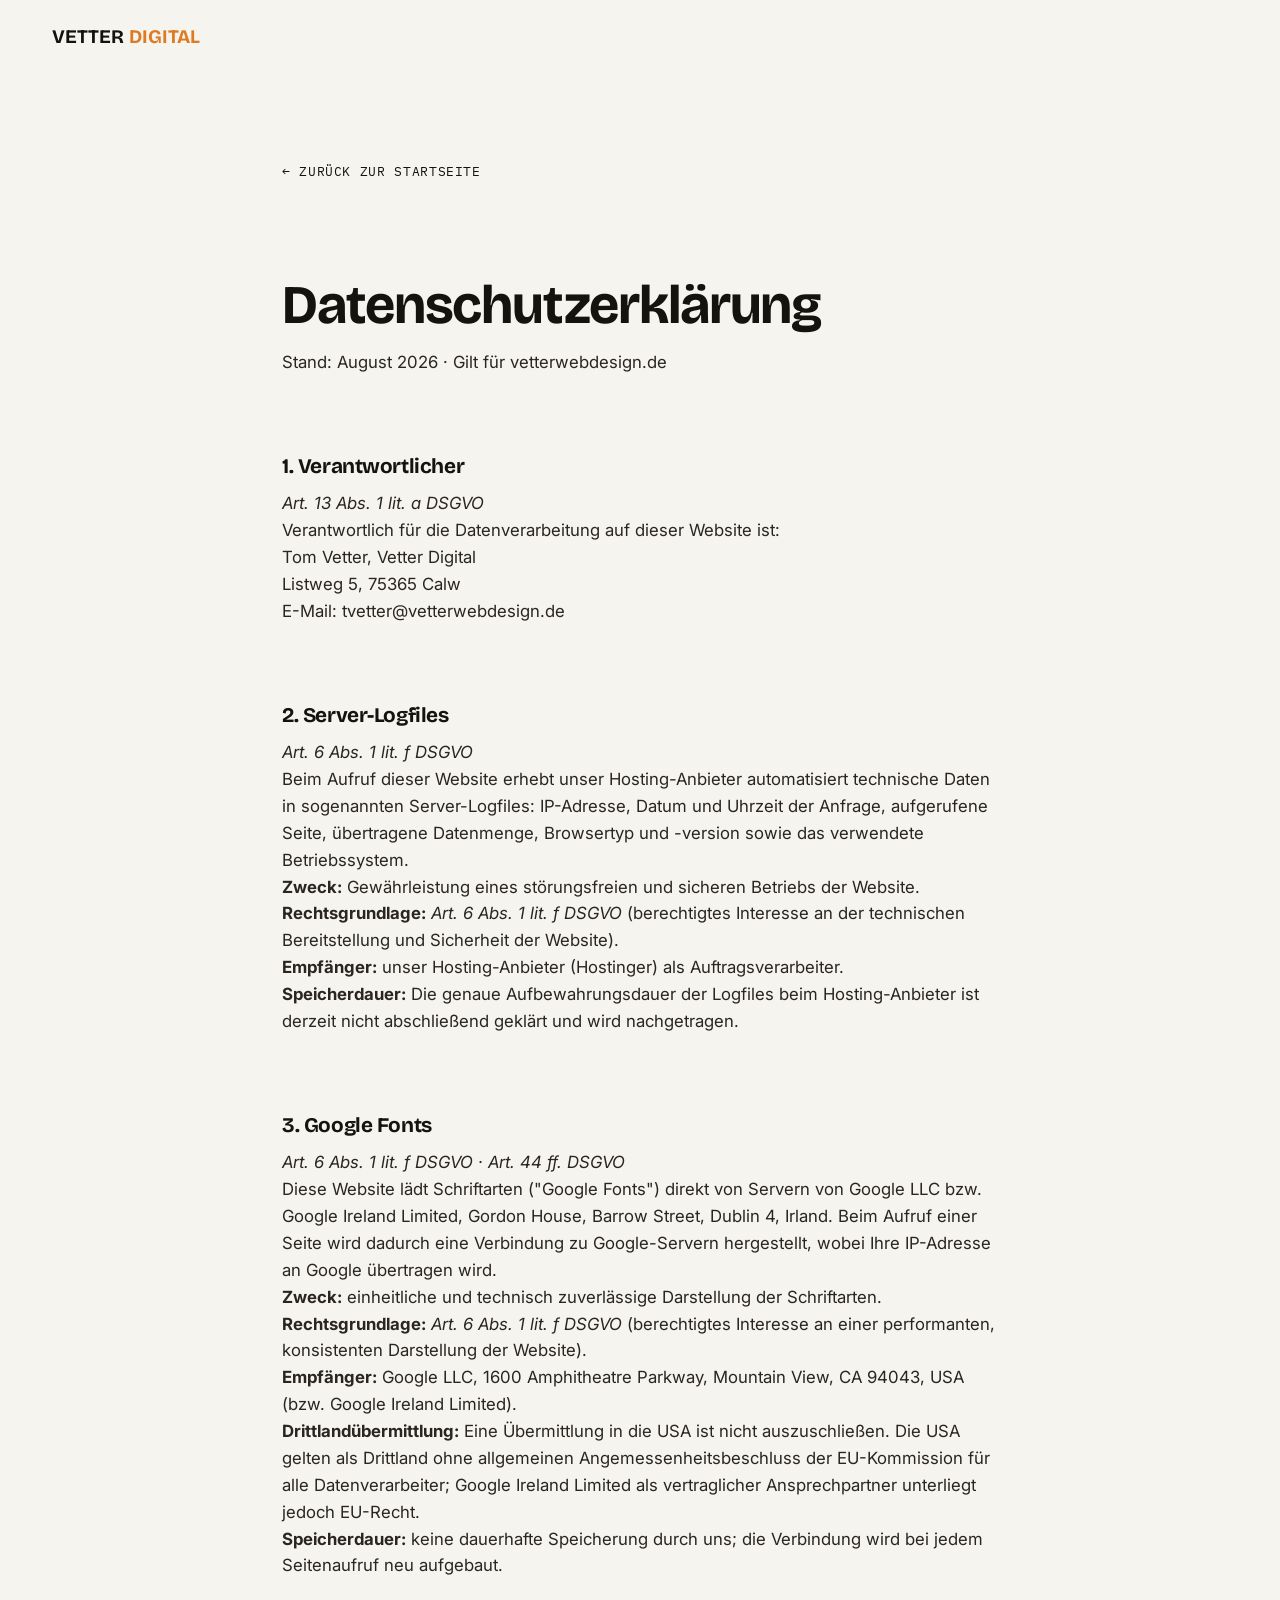
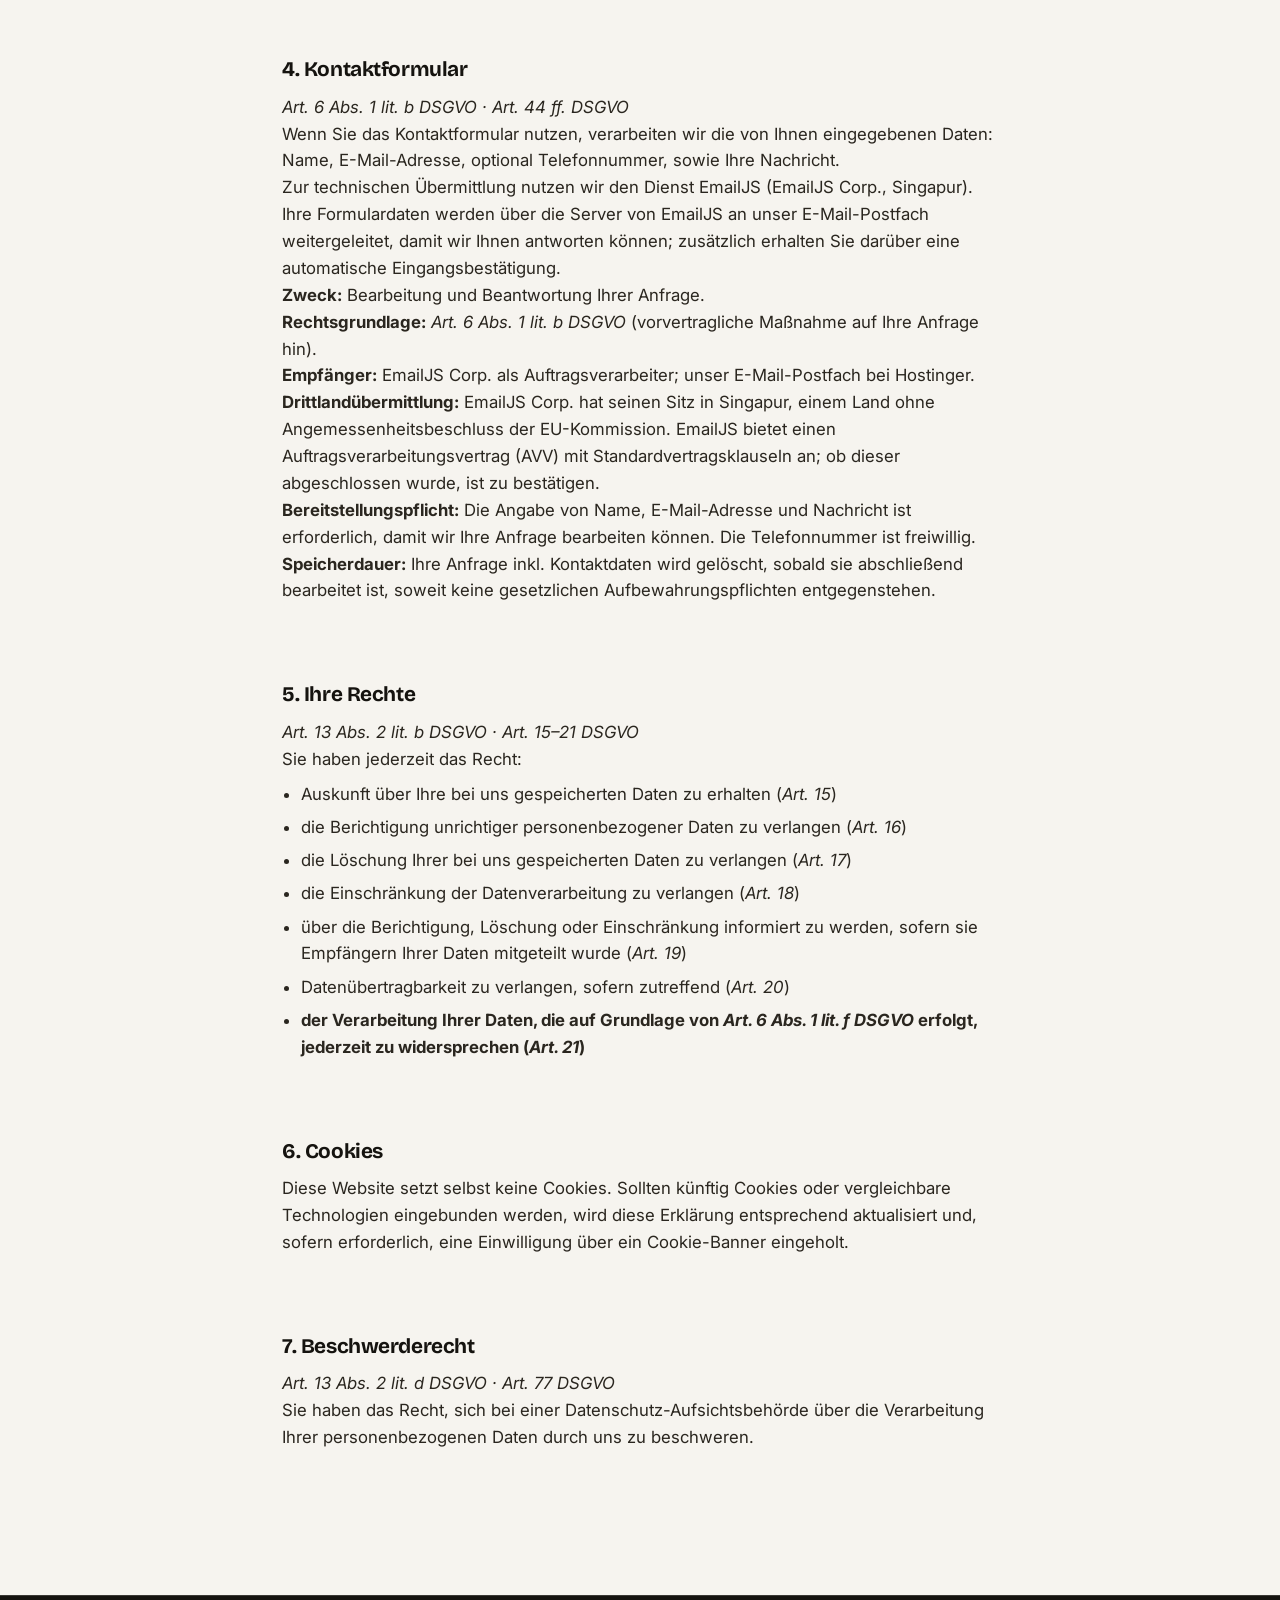
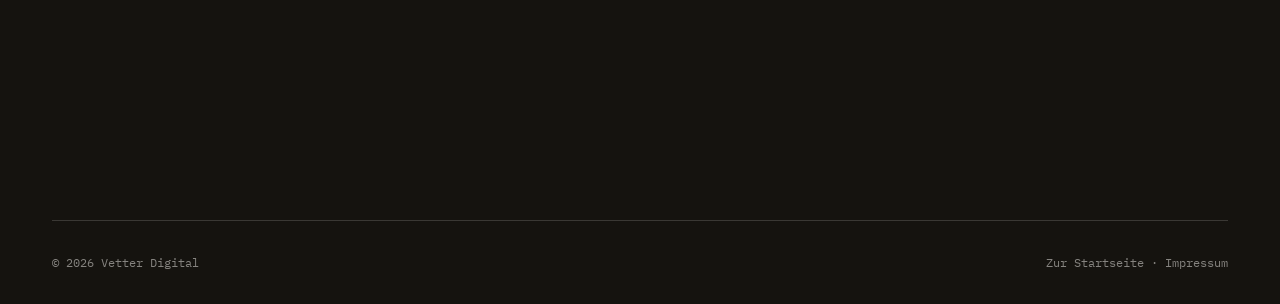
<file: datenschutz.html>
<!doctype html>
<html lang="de">
<head>
<meta charset="UTF-8" />
<meta name="viewport" content="width=device-width, initial-scale=1" />
<title>Datenschutzerklärung: Vetter Digital</title>
<meta name="robots" content="noindex" />
<link rel="icon" href="data:image/svg+xml,%3Csvg xmlns='http://www.w3.org/2000/svg' viewBox='0 0 32 32'%3E%3Crect width='32' height='32' rx='6' fill='%23de7a22'/%3E%3Ctext x='50%25' y='58%25' font-size='16' font-family='Arial' font-weight='800' fill='%2315130f' text-anchor='middle'%3EV%3C/text%3E%3C/svg%3E" />
<link rel="preconnect" href="https://fonts.googleapis.com" />
<link rel="preconnect" href="https://fonts.gstatic.com" crossorigin />
<link href="https://fonts.googleapis.com/css2?family=Bricolage+Grotesque:opsz,wght@12..96,400..800&family=Inter:wght@400;500;600&family=IBM+Plex+Mono:wght@400;500&display=swap" rel="stylesheet" />
<link rel="stylesheet" href="assets/css/style.css?v=40" />
</head>
<body>
<a class="skip-link" href="#main">Zum Inhalt springen</a>

<header class="site-header">
  <div class="container">
    <a href="index.html" class="wordmark" aria-label="Vetter Digital, Startseite">
      VETTER<span class="wordmark__chip">DIGITAL</span>
    </a>
  </div>
</header>

<main id="main">
  <section class="legal">
    <div class="container">
      <a href="index.html" class="legal-back">← Zurück zur Startseite</a>
      <h1>Datenschutzerklärung</h1>

      <p class="meta">Stand: August 2026 · Gilt für <a href="https://vetterwebdesign.de">vetterwebdesign.de</a></p>

      <h2>1. Verantwortlicher</h2>
      <p><em>Art. 13 Abs. 1 lit. a DSGVO</em></p>
      <p>
        Verantwortlich für die Datenverarbeitung auf dieser Website ist:<br />
        Tom Vetter, Vetter Digital<br />
        Listweg 5, 75365 Calw<br />
        E-Mail: <a href="mailto:tvetter@vetterwebdesign.de">tvetter@vetterwebdesign.de</a>
      </p>

      <!-- Art. 13 Abs. 1 lit. b DSGVO entfällt – kein Datenschutzbeauftragter
           bestellt (keine Pflicht nach Art. 37 DSGVO; Einzelunternehmen ohne
           systematische Datenverarbeitung im großen Umfang) -->

      <h2>2. Server-Logfiles</h2>
      <p><em>Art. 6 Abs. 1 lit. f DSGVO</em></p>
      <p>
        Beim Aufruf dieser Website erhebt unser Hosting-Anbieter automatisiert technische Daten in sogenannten Server-Logfiles: IP-Adresse, Datum und Uhrzeit der Anfrage, aufgerufene Seite, übertragene Datenmenge, Browsertyp und -version sowie das verwendete Betriebssystem.
      </p>
      <p>
        <strong>Zweck:</strong> Gewährleistung eines störungsfreien und sicheren Betriebs der Website.<br />
        <strong>Rechtsgrundlage:</strong> <em>Art. 6 Abs. 1 lit. f DSGVO</em> (berechtigtes Interesse an der technischen Bereitstellung und Sicherheit der Website).<br />
        <strong>Empfänger:</strong> unser Hosting-Anbieter (Hostinger) als Auftragsverarbeiter.<br />
        <strong>Speicherdauer:</strong> Die genaue Aufbewahrungsdauer der Logfiles beim Hosting-Anbieter ist derzeit nicht abschließend geklärt und wird nachgetragen.
      </p>

      <h2>3. Google Fonts</h2>
      <p><em>Art. 6 Abs. 1 lit. f DSGVO · Art. 44 ff. DSGVO</em></p>
      <p>
        Diese Website lädt Schriftarten ("Google Fonts") direkt von Servern von Google LLC bzw. Google Ireland Limited, Gordon House, Barrow Street, Dublin 4, Irland. Beim Aufruf einer Seite wird dadurch eine Verbindung zu Google-Servern hergestellt, wobei Ihre IP-Adresse an Google übertragen wird.
      </p>
      <p>
        <strong>Zweck:</strong> einheitliche und technisch zuverlässige Darstellung der Schriftarten.<br />
        <strong>Rechtsgrundlage:</strong> <em>Art. 6 Abs. 1 lit. f DSGVO</em> (berechtigtes Interesse an einer performanten, konsistenten Darstellung der Website).<br />
        <strong>Empfänger:</strong> Google LLC, 1600 Amphitheatre Parkway, Mountain View, CA 94043, USA (bzw. Google Ireland Limited).<br />
        <strong>Drittlandübermittlung:</strong> Eine Übermittlung in die USA ist nicht auszuschließen. Die USA gelten als Drittland ohne allgemeinen Angemessenheitsbeschluss der EU-Kommission für alle Datenverarbeiter; Google Ireland Limited als vertraglicher Ansprechpartner unterliegt jedoch EU-Recht.<br />
        <strong>Speicherdauer:</strong> keine dauerhafte Speicherung durch uns; die Verbindung wird bei jedem Seitenaufruf neu aufgebaut.
      </p>

      <h2>4. Kontaktformular</h2>
      <p><em>Art. 6 Abs. 1 lit. b DSGVO · Art. 44 ff. DSGVO</em></p>
      <p>
        Wenn Sie das Kontaktformular nutzen, verarbeiten wir die von Ihnen eingegebenen Daten: Name, E-Mail-Adresse, optional Telefonnummer, sowie Ihre Nachricht.
      </p>
      <p>
        Zur technischen Übermittlung nutzen wir den Dienst EmailJS (EmailJS Corp., Singapur). Ihre Formulardaten werden über die Server von EmailJS an unser E-Mail-Postfach weitergeleitet, damit wir Ihnen antworten können; zusätzlich erhalten Sie darüber eine automatische Eingangsbestätigung.
      </p>
      <p>
        <strong>Zweck:</strong> Bearbeitung und Beantwortung Ihrer Anfrage.<br />
        <strong>Rechtsgrundlage:</strong> <em>Art. 6 Abs. 1 lit. b DSGVO</em> (vorvertragliche Maßnahme auf Ihre Anfrage hin).<br />
        <strong>Empfänger:</strong> EmailJS Corp. als Auftragsverarbeiter; unser E-Mail-Postfach bei Hostinger.<br />
        <strong>Drittlandübermittlung:</strong> EmailJS Corp. hat seinen Sitz in Singapur, einem Land ohne Angemessenheitsbeschluss der EU-Kommission. EmailJS bietet einen Auftragsverarbeitungsvertrag (AVV) mit Standardvertragsklauseln an; ob dieser abgeschlossen wurde, ist zu bestätigen.<br />
        <strong>Bereitstellungspflicht:</strong> Die Angabe von Name, E-Mail-Adresse und Nachricht ist erforderlich, damit wir Ihre Anfrage bearbeiten können. Die Telefonnummer ist freiwillig.<br />
        <strong>Speicherdauer:</strong> Ihre Anfrage inkl. Kontaktdaten wird gelöscht, sobald sie abschließend bearbeitet ist, soweit keine gesetzlichen Aufbewahrungspflichten entgegenstehen.
      </p>

      <!-- Art. 13 Abs. 2 lit. c DSGVO entfällt – keine auf Einwilligung
           (Art. 6 Abs. 1 lit. a DSGVO) gestützte Verarbeitung vorhanden -->

      <h2>5. Ihre Rechte</h2>
      <p><em>Art. 13 Abs. 2 lit. b DSGVO · Art. 15–21 DSGVO</em></p>
      <p>Sie haben jederzeit das Recht:</p>
      <ul>
        <li>Auskunft über Ihre bei uns gespeicherten Daten zu erhalten (<em>Art. 15</em>)</li>
        <li>die Berichtigung unrichtiger personenbezogener Daten zu verlangen (<em>Art. 16</em>)</li>
        <li>die Löschung Ihrer bei uns gespeicherten Daten zu verlangen (<em>Art. 17</em>)</li>
        <li>die Einschränkung der Datenverarbeitung zu verlangen (<em>Art. 18</em>)</li>
        <li>über die Berichtigung, Löschung oder Einschränkung informiert zu werden, sofern sie Empfängern Ihrer Daten mitgeteilt wurde (<em>Art. 19</em>)</li>
        <li>Datenübertragbarkeit zu verlangen, sofern zutreffend (<em>Art. 20</em>)</li>
        <li><strong>der Verarbeitung Ihrer Daten, die auf Grundlage von <em>Art. 6 Abs. 1 lit. f DSGVO</em> erfolgt, jederzeit zu widersprechen (<em>Art. 21</em>)</strong></li>
      </ul>

      <!-- Art. 13 Abs. 2 lit. f DSGVO entfällt – kein Profiling -->
      <!-- Art. 13 Abs. 3 DSGVO entfällt – keine Weiterverarbeitung zu anderen Zwecken geplant -->

      <h2>6. Cookies</h2>
      <p>
        Diese Website setzt selbst keine Cookies. Sollten künftig Cookies oder vergleichbare Technologien eingebunden werden, wird diese Erklärung entsprechend aktualisiert und, sofern erforderlich, eine Einwilligung über ein Cookie-Banner eingeholt.
      </p>

      <h2>7. Beschwerderecht</h2>
      <p><em>Art. 13 Abs. 2 lit. d DSGVO · Art. 77 DSGVO</em></p>
      <p>
        Sie haben das Recht, sich bei einer Datenschutz-Aufsichtsbehörde über die Verarbeitung Ihrer personenbezogenen Daten durch uns zu beschweren.
      </p>
    </div>
  </section>
</main>

<footer class="site-footer">
  <div class="container">
    <div class="footer-bottom">
      <span>© 2026 Vetter Digital</span>
      <span><a href="index.html">Zur Startseite</a> · <a href="impressum.html">Impressum</a></span>
    </div>
  </div>
</footer>

</body>
</html>
</file>
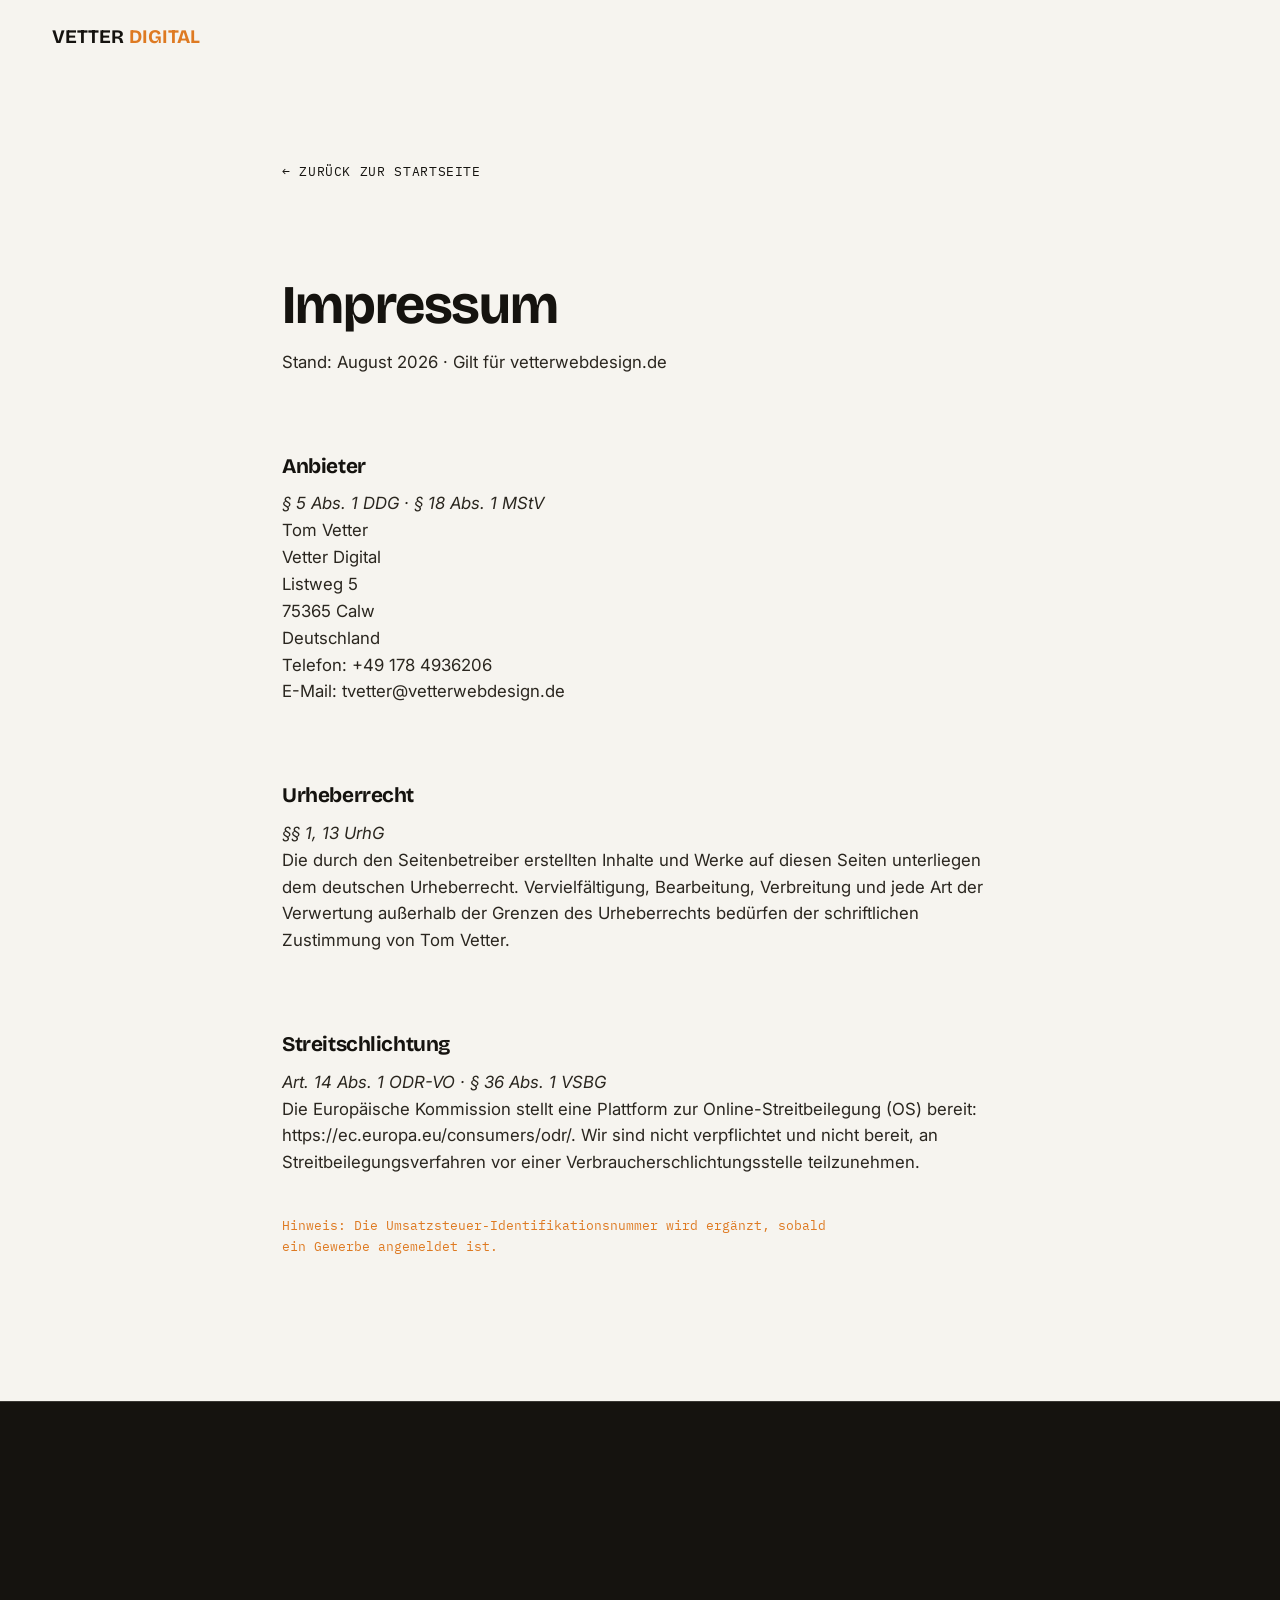
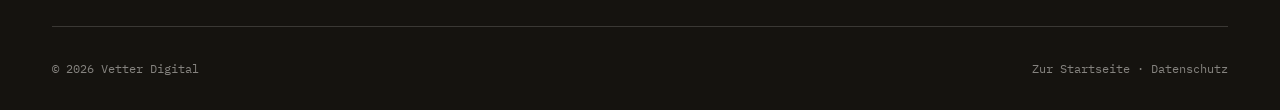
<file: impressum.html>
<!doctype html>
<html lang="de">
<head>
<meta charset="UTF-8" />
<meta name="viewport" content="width=device-width, initial-scale=1" />
<title>Impressum: Vetter Digital</title>
<meta name="robots" content="noindex" />
<link rel="icon" href="data:image/svg+xml,%3Csvg xmlns='http://www.w3.org/2000/svg' viewBox='0 0 32 32'%3E%3Crect width='32' height='32' rx='6' fill='%23de7a22'/%3E%3Ctext x='50%25' y='58%25' font-size='16' font-family='Arial' font-weight='800' fill='%2315130f' text-anchor='middle'%3EV%3C/text%3E%3C/svg%3E" />
<link rel="preconnect" href="https://fonts.googleapis.com" />
<link rel="preconnect" href="https://fonts.gstatic.com" crossorigin />
<link href="https://fonts.googleapis.com/css2?family=Bricolage+Grotesque:opsz,wght@12..96,400..800&family=Inter:wght@400;500;600&family=IBM+Plex+Mono:wght@400;500&display=swap" rel="stylesheet" />
<link rel="stylesheet" href="assets/css/style.css?v=40" />
</head>
<body>
<a class="skip-link" href="#main">Zum Inhalt springen</a>

<header class="site-header">
  <div class="container">
    <a href="index.html" class="wordmark" aria-label="Vetter Digital, Startseite">
      VETTER<span class="wordmark__chip">DIGITAL</span>
    </a>
  </div>
</header>

<main id="main">
  <section class="legal">
    <div class="container">
      <a href="index.html" class="legal-back">← Zurück zur Startseite</a>
      <h1>Impressum</h1>

      <p class="meta">Stand: August 2026 · Gilt für <a href="https://vetterwebdesign.de">vetterwebdesign.de</a></p>

      <h2>Anbieter</h2>
      <p><em>§ 5 Abs. 1 DDG · § 18 Abs. 1 MStV</em></p>
      <p>
        Tom Vetter<br />
        Vetter Digital<br />
        Listweg 5<br />
        75365 Calw<br />
        Deutschland
      </p>
      <p>
        Telefon: <a href="tel:+491784936206">+49 178 4936206</a><br />
        E-Mail: <a href="mailto:tvetter@vetterwebdesign.de">tvetter@vetterwebdesign.de</a>
      </p>

      <!-- § 18 Abs. 2 MStV entfällt — keine journalistisch-redaktionell
           gestalteten Inhalte vorhanden -->

      <h2>Urheberrecht</h2>
      <p><em>§§ 1, 13 UrhG</em></p>
      <p>
        Die durch den Seitenbetreiber erstellten Inhalte und Werke auf diesen Seiten unterliegen dem deutschen Urheberrecht. Vervielfältigung, Bearbeitung, Verbreitung und jede Art der Verwertung außerhalb der Grenzen des Urheberrechts bedürfen der schriftlichen Zustimmung von Tom Vetter.
      </p>

      <!-- § 5 Abs. 1 Nr. 3–4 DDG entfällt — kein Kammerberuf -->

      <h2>Streitschlichtung</h2>
      <p><em>Art. 14 Abs. 1 ODR-VO · § 36 Abs. 1 VSBG</em></p>
      <p>
        Die Europäische Kommission stellt eine Plattform zur Online-Streitbeilegung (OS) bereit: <a href="https://ec.europa.eu/consumers/odr/" target="_blank" rel="noopener">https://ec.europa.eu/consumers/odr/</a>. Wir sind nicht verpflichtet und nicht bereit, an Streitbeilegungsverfahren vor einer Verbraucherschlichtungsstelle teilzunehmen.
      </p>

      <p style="margin-top:2.5rem; font-family:var(--font-mono); font-size:0.8rem; color:var(--accent-orange);">
        Hinweis: Die Umsatzsteuer-Identifikationsnummer wird ergänzt, sobald ein Gewerbe angemeldet ist.
      </p>
    </div>
  </section>
</main>

<footer class="site-footer">
  <div class="container">
    <div class="footer-bottom">
      <span>© 2026 Vetter Digital</span>
      <span><a href="index.html">Zur Startseite</a> · <a href="datenschutz.html">Datenschutz</a></span>
    </div>
  </div>
</footer>

</body>
</html>
</file>
<file: assets/css/style.css>
/* ==========================================================================
   Vetter Digital — Design Tokens
   Minimal system: one signature color circle, giant typography, hairlines
   instead of boxes/shadows.
   ========================================================================== */

:root {
  /* Color tokens */
  --ink: #15130f;
  --ink-soft: #2a261f;
  --paper: #f6f4ef;
  --paper-raised: #ffffff;
  --accent-orange: #de7a22;
  --accent-blue: #2e4b8f;
  --accent-blue-light: #7d9cf0;
  --accent-burgundy: #8c2f39;
  --stone: #6b6862;
  --stone-light: #a39e93;
  --border: rgba(21, 19, 15, 0.12);
  --border-dark: rgba(246, 244, 239, 0.16);

  /* Typography */
  --font-display: "Bricolage Grotesque", "Arial Black", sans-serif;
  --font-body: "Inter", -apple-system, BlinkMacSystemFont, "Segoe UI", sans-serif;
  --font-mono: "IBM Plex Mono", "Courier New", monospace;

  /* Scale */
  --step-hero: clamp(3.5rem, 8vw, 8rem);
  --step-h2: clamp(2rem, 4.5vw, 3.4rem);
  --step-h3: clamp(1.25rem, 2.2vw, 1.6rem);
  --step-body: 1.05rem;

  /* Spacing */
  --space-xs: 0.5rem;
  --space-sm: 1rem;
  --space-md: 2rem;
  --space-lg: 5rem;
  --space-xl: 9rem;

  --radius: 6px;
  --ease: cubic-bezier(0.16, 1, 0.3, 1);
}

/* ==========================================================================
   Reset
   ========================================================================== */

*,
*::before,
*::after {
  box-sizing: border-box;
}

html {
  scroll-behavior: smooth;
  -webkit-text-size-adjust: 100%;
}

body {
  margin: 0;
  background: var(--paper);
  color: var(--ink);
  font-family: var(--font-body);
  font-size: var(--step-body);
  line-height: 1.6;
  overflow-x: hidden;
}

img,
svg {
  display: block;
  max-width: 100%;
}

a {
  color: inherit;
  text-decoration: none;
}

button {
  font: inherit;
  cursor: pointer;
}

h1,
h2,
h3,
h4,
p,
ul,
figure {
  margin: 0;
}

ul {
  padding: 0;
  list-style: none;
}

/* ==========================================================================
   Accessibility
   ========================================================================== */

:focus-visible {
  outline: 3px solid var(--accent-blue);
  outline-offset: 3px;
}

.skip-link {
  position: absolute;
  top: -100%;
  left: var(--space-md);
  background: var(--ink);
  color: var(--paper);
  padding: 0.75rem 1.25rem;
  z-index: 200;
  border-radius: var(--radius);
  transition: top 0.2s var(--ease);
}

.skip-link:focus {
  top: var(--space-sm);
}

@media (prefers-reduced-motion: reduce) {
  html {
    scroll-behavior: auto;
  }
  *,
  *::before,
  *::after {
    animation-duration: 0.01ms !important;
    animation-iteration-count: 1 !important;
    transition-duration: 0.01ms !important;
  }
}

/* ==========================================================================
   Layout helpers
   ========================================================================== */

.container {
  width: 100%;
  max-width: 1240px;
  margin-inline: auto;
  padding-inline: var(--space-md);
}

.section {
  padding-block: var(--space-xl);
}

.section-head {
  max-width: 640px;
  margin-bottom: var(--space-lg);
}

.eyebrow {
  display: inline-flex;
  align-items: center;
  gap: 0.6em;
  font-family: var(--font-mono);
  font-size: 0.75rem;
  letter-spacing: 0.18em;
  text-transform: uppercase;
  color: var(--stone);
  margin-bottom: var(--space-sm);
}

.eyebrow::before {
  content: "";
  width: 1.4em;
  height: 1px;
  background: var(--accent-orange);
  display: inline-block;
}

h2 {
  font-family: var(--font-display);
  font-size: var(--step-h2);
  font-weight: 700;
  letter-spacing: -0.02em;
  line-height: 1.08;
}

h3 {
  font-family: var(--font-display);
  font-size: var(--step-h3);
  font-weight: 700;
  letter-spacing: -0.01em;
  line-height: 1.2;
}

.lede {
  font-size: 1.15rem;
  color: var(--ink-soft);
  max-width: 46ch;
}

.reveal {
  opacity: 0;
  transform: translateY(24px);
  transition: opacity 0.7s var(--ease), transform 0.7s var(--ease);
}

.reveal.is-visible {
  opacity: 1;
  transform: translateY(0);
}

@media (prefers-reduced-motion: reduce) {
  .reveal {
    opacity: 1;
    transform: none;
  }
}

/* Buttons: thin border/pill, no hard shadow */

.btn {
  display: inline-flex;
  align-items: center;
  gap: 0.6em;
  padding: 0.9rem 1.7rem;
  font-family: var(--font-mono);
  font-size: 0.82rem;
  font-weight: 500;
  letter-spacing: 0.04em;
  text-transform: uppercase;
  border: 1.5px solid var(--ink);
  border-radius: 999px;
  background: var(--ink);
  color: var(--paper);
  transition: transform 0.2s var(--ease), background 0.2s var(--ease), color 0.2s var(--ease);
  white-space: nowrap;
}

.btn:hover {
  transform: translateY(-2px);
}

.btn--ghost {
  background: transparent;
  color: var(--ink);
}

.btn--ghost:hover {
  background: var(--ink);
  color: var(--paper);
}

.btn--on-dark {
  border-color: var(--paper);
  background: var(--paper);
  color: var(--ink);
}

.btn--on-dark:hover {
  background: transparent;
  color: var(--paper);
}

.btn--link {
  display: inline-flex;
  align-items: center;
  gap: 0.4em;
  border: none;
  background: none;
  padding: 0;
  border-radius: 0;
  color: var(--ink);
  font-family: var(--font-body);
  font-size: 0.95rem;
  font-weight: 500;
  text-transform: none;
  letter-spacing: normal;
  text-underline-offset: 3px;
  text-decoration: underline;
  text-decoration-color: var(--accent-orange);
  text-decoration-thickness: 2px;
}

.btn--link:hover {
  transform: none;
  text-decoration-color: currentColor;
}

/* ==========================================================================
   Header
   ========================================================================== */

.site-header {
  position: sticky;
  top: 0;
  z-index: 100;
  transition: padding 0.25s var(--ease), border-color 0.25s var(--ease);
  border-bottom: 1px solid transparent;
}

.site-header::before {
  content: "";
  position: absolute;
  inset: 0;
  background: rgba(246, 244, 239, 0.85);
  backdrop-filter: blur(10px);
  z-index: -1;
}

.site-header.is-condensed {
  border-bottom-color: var(--border);
}

.site-header .container {
  display: flex;
  align-items: center;
  justify-content: space-between;
  padding-block: 1.4rem;
  transition: padding 0.25s var(--ease);
}

.site-header.is-condensed .container {
  padding-block: 0.9rem;
}

.wordmark {
  display: inline-flex;
  align-items: baseline;
  gap: 0.35rem;
  font-family: var(--font-display);
  font-weight: 700;
  font-size: 1.2rem;
  letter-spacing: -0.01em;
}

.wordmark__chip {
  color: var(--accent-orange);
}

.nav {
  display: flex;
  align-items: center;
  gap: var(--space-lg);
}

.nav__links {
  display: flex;
  gap: var(--space-md);
  font-family: var(--font-mono);
  font-size: 0.76rem;
  letter-spacing: 0.12em;
  text-transform: uppercase;
}

.nav__links a {
  position: relative;
  padding-block: 0.2rem;
  color: var(--ink-soft);
  transition: color 0.2s var(--ease);
}

.nav__links a:hover,
.nav__links a:focus-visible {
  color: var(--ink);
}

.nav-cta {
  padding: 0.55rem 1.2rem;
  font-size: 0.72rem;
}

.nav-toggle {
  display: none;
  flex-direction: column;
  gap: 5px;
  background: none;
  border: none;
  padding: 0.4rem;
}

.nav-toggle span {
  width: 20px;
  height: 1.5px;
  background: var(--ink);
  transition: transform 0.25s var(--ease), opacity 0.25s var(--ease);
}

.nav-toggle[aria-expanded="true"] span:nth-child(1) {
  transform: translateY(6.5px) rotate(45deg);
}

.nav-toggle[aria-expanded="true"] span:nth-child(2) {
  opacity: 0;
}

.nav-toggle[aria-expanded="true"] span:nth-child(3) {
  transform: translateY(-6.5px) rotate(-45deg);
}

/* ==========================================================================
   Portrait + circle: the site's recurring signature motif
   ========================================================================== */

.portrait {
  position: relative;
  width: 100%;
}

.portrait__circle {
  position: absolute;
  border-radius: 50%;
  background: var(--accent-orange);
  opacity: 0.92;
}

.portrait__img {
  position: relative;
  z-index: 1;
  display: block;
  margin-inline: auto;
  object-fit: cover;
}

/* ==========================================================================
   Hero
   ========================================================================== */

.hero {
  overflow: visible;
}

.hero-pin-track {
  position: relative;
}

.hero-pin {
  padding-block: clamp(3rem, 8vw, 6rem);
}

.hero-pin .container {
  width: 100%;
  display: flex;
  flex-direction: column;
}

.hero__top {
  display: grid;
  grid-template-columns: 0.9fr 1.05fr;
  gap: var(--space-xl);
  align-items: start;
}

.hero__content {
  position: relative;
}

/* Nudged down to roughly match the headline's own top (the eyebrow
   above it, plus the headline's margin-top, take up this much space). */
.hero__preview {
  margin-top: 3rem;
}

.hero__headline {
  position: relative;
  font-family: var(--font-display);
  font-size: var(--step-hero);
  font-weight: 700;
  letter-spacing: -0.03em;
  line-height: 0.95;
  text-align: left;
}

/* Sized to its own clamp (not --step-hero) so the three manual line
   breaks below each stay on their own line within the narrower text
   column, instead of wrapping again into a 4th line. Desktop only —
   the mobile headline is a different element (.hero__headline--mobile)
   and keeps the shared --step-hero size. */
.hero__headline--desktop {
  margin-top: var(--space-sm);
  font-size: clamp(2.6rem, 4vw, 4.5rem);
}

.hero__headline--desktop em {
  font-style: normal;
  color: var(--accent-orange);
}

/* Mobile has its own headline text/wrapping; hidden by default, swapped
   in for .hero__headline--desktop below the 1024px breakpoint. */
.hero__headline--mobile {
  display: none;
}

.hero__lede {
  margin-top: var(--space-md);
  color: var(--ink-soft);
  max-width: 42ch;
}

/* Browser-frame video preview, same visual language as the portfolio's
   .device-preview. Desktop only — see the 1024px breakpoint. */
.hero-video-frame {
  border: 1px solid var(--border);
  border-radius: 16px;
  overflow: hidden;
  background: #fff;
  box-shadow: 0 24px 60px rgba(21, 19, 15, 0.14);
}

.hero-video-frame__bar {
  display: flex;
  align-items: center;
  gap: 6px;
  padding: 0.6rem 0.9rem;
  background: var(--ink);
}

.hero-video-frame__bar span {
  width: 8px;
  height: 8px;
  border-radius: 50%;
  background: var(--stone-light);
}

.hero-video-frame__bar em {
  margin-left: auto;
  font-style: normal;
  font-family: var(--font-mono);
  font-size: 0.68rem;
  color: rgba(246, 244, 239, 0.55);
  letter-spacing: 0.02em;
}

.hero-video-frame__stage {
  position: relative;
  aspect-ratio: 16 / 9;
  background: var(--ink);
}

.hero-video {
  display: block;
  width: 100%;
  height: 100%;
  object-fit: cover;
  cursor: pointer;
}

.hero-video__expand {
  position: absolute;
  right: 1rem;
  bottom: 1rem;
  display: inline-flex;
  align-items: center;
  justify-content: center;
  width: 36px;
  height: 36px;
  border: none;
  border-radius: 50%;
  background: rgba(21, 19, 15, 0.72);
  backdrop-filter: blur(6px);
  color: var(--paper);
  cursor: pointer;
  transition: background 0.2s var(--ease);
}

.hero-video__expand:hover {
  background: rgba(21, 19, 15, 0.88);
}

.hero__bottom {
  flex: 0 0 auto;
  display: flex;
  flex-wrap: wrap;
  align-items: center;
  justify-content: space-between;
  gap: var(--space-md);
  margin-top: clamp(1.5rem, 5vh, 3.5rem);
  padding-top: var(--space-md);
  border-top: 1px solid var(--border);
}

.hero__actions {
  display: flex;
  flex-wrap: wrap;
  gap: 1rem;
}

.hero__meta {
  display: flex;
  gap: var(--space-lg);
  font-family: var(--font-mono);
  font-size: 0.76rem;
  color: var(--stone);
  text-transform: uppercase;
  letter-spacing: 0.05em;
}

.hero__meta strong {
  display: block;
  font-family: var(--font-display);
  font-size: 1.4rem;
  font-weight: 700;
  color: var(--ink);
  letter-spacing: -0.01em;
  text-transform: none;
}

/* Mobile-only social row below .hero__meta — hidden on desktop, see the
   1024px breakpoint for the mobile layout. */
.hero-social {
  display: none;
}

/* Desktop-only social row under the video, aligned with .hero__actions —
   hidden by default, shown and positioned in the 1025px breakpoint. */
.hero__preview-social {
  display: none;
}

.hero-social__link {
  display: inline-flex;
  align-items: center;
  justify-content: center;
  width: 40px;
  height: 40px;
  border: 1px solid var(--border);
  border-radius: 50%;
  color: var(--ink);
  transition: border-color 0.2s var(--ease), color 0.2s var(--ease);
}

.hero-social__link:hover,
.hero-social__link:focus-visible {
  border-color: var(--accent-orange);
  color: var(--accent-orange);
}

/* ==========================================================================
   Problem / Lösung
   ========================================================================== */

.problem {
  background: var(--ink);
  color: var(--paper);
  padding-block: var(--space-lg);
}

.problem .eyebrow {
  color: var(--stone-light);
}

.problem .eyebrow::before {
  background: var(--accent-orange);
}

.problem .lede {
  color: rgba(246, 244, 239, 0.65);
}

.problem h2 {
  color: var(--paper);
}

.compare {
  display: grid;
  grid-template-columns: 1fr 1fr;
  gap: var(--space-lg);
}

.compare__col {
  padding-top: var(--space-sm);
  border-top: 1px solid var(--border-dark);
}

.compare__heading {
  font-family: var(--font-mono);
  font-size: 0.75rem;
  letter-spacing: 0.1em;
  text-transform: uppercase;
  margin-bottom: var(--space-md);
}

.compare__col--bad .compare__heading {
  color: rgba(246, 244, 239, 0.5);
}

.compare__col--good .compare__heading {
  color: var(--accent-orange);
}

.compare__row {
  display: flex;
  align-items: flex-start;
  gap: 0.8rem;
  padding-block: 0.9rem;
  border-top: 1px solid var(--border-dark);
}

.compare__row:first-of-type {
  border-top: none;
}

.compare__row span:last-child {
  color: rgba(246, 244, 239, 0.8);
}

.compare__mark {
  flex-shrink: 0;
  font-family: var(--font-mono);
  font-size: 0.8rem;
  margin-top: 0.15em;
  color: rgba(246, 244, 239, 0.35);
}

.compare__col--good .compare__mark {
  color: var(--accent-orange);
}

/* ==========================================================================
   Services (Leistungen): minimal stacked rows, not color blocks
   ========================================================================== */

.service-row {
  display: grid;
  grid-template-columns: 60px 1.1fr 1fr;
  gap: var(--space-lg);
  padding-block: var(--space-lg);
  border-top: 1px solid var(--border);
  align-items: start;
}

.service-row:last-child {
  border-bottom: 1px solid var(--border);
}

.service-row__icon {
  width: 44px;
  height: 44px;
  border-radius: 50%;
  display: inline-flex;
  align-items: center;
  justify-content: center;
  color: var(--paper);
}

.service-row__icon svg {
  width: 20px;
  height: 20px;
}

.service-row--orange .service-row__icon {
  background: var(--accent-orange);
}

.service-row--blue .service-row__icon {
  background: var(--accent-blue);
}

.service-row--burgundy .service-row__icon {
  background: var(--accent-burgundy);
}

.service-row__index {
  display: block;
  font-family: var(--font-mono);
  font-size: 0.75rem;
  letter-spacing: 0.1em;
  text-transform: uppercase;
  color: var(--stone);
  margin-bottom: 0.6rem;
}

.service-row__title {
  max-width: 20ch;
}

.service-row__text {
  color: var(--ink-soft);
  max-width: 42ch;
}

.service-row__list {
  margin-top: var(--space-sm);
  display: flex;
  flex-direction: column;
  gap: 0.4rem;
  font-family: var(--font-mono);
  font-size: 0.78rem;
  color: var(--stone);
}

.service-row__list li {
  display: flex;
  gap: 0.6em;
}

.service-row__list li::before {
  content: "\2192";
  color: var(--accent-orange);
}

/* ==========================================================================
   Portfolio
   ========================================================================== */

.work-grid {
  display: grid;
  grid-template-columns: repeat(3, 1fr);
  gap: var(--space-md);
}

.work-grid--compact {
  grid-template-columns: repeat(2, 1fr);
}

.work-note {
  margin-top: -1.5rem;
  margin-bottom: var(--space-md);
  color: var(--stone);
  max-width: 60ch;
}

.work-card__link {
  display: inline-flex;
  align-items: center;
  gap: 0.4em;
  margin-top: 0.6rem;
  font-family: var(--font-mono);
  font-size: 0.78rem;
  color: var(--ink);
  text-transform: uppercase;
  letter-spacing: 0.03em;
}

.work-card__link:hover {
  text-decoration: underline;
}

/* Reference-client CTA card */
.work-card--cta {
  background: var(--paper-raised);
  border: 1px dashed var(--accent-orange);
  display: flex;
  flex-direction: column;
  justify-content: center;
  padding: var(--space-lg) var(--space-md);
  text-align: left;
}

.work-card--cta .badge {
  margin-bottom: var(--space-sm);
}

.work-card--cta h3 {
  font-size: 1.5rem;
}

.work-card--cta p {
  margin-top: 0.75rem;
  color: var(--ink-soft);
  max-width: 42ch;
}

.work-card--cta .btn {
  margin-top: var(--space-md);
}

.work-card {
  border: 1px solid var(--border);
  border-radius: 14px;
  overflow: hidden;
  background: var(--paper-raised);
  box-shadow: 0 24px 48px rgba(21, 19, 15, 0.06);
  transition: transform 0.3s var(--ease), box-shadow 0.3s var(--ease);
}

.work-card:hover {
  transform: translateY(-4px);
  box-shadow: 0 32px 60px rgba(21, 19, 15, 0.1);
}

/* Device preview: real screenshots in a browser + phone frame */
.device-preview {
  position: relative;
  padding: 1.5rem 1.5rem 2.5rem;
  background: linear-gradient(180deg, #eeebe3 0%, #e2ded2 100%);
  border-bottom: 1px solid var(--border);
}

.device-preview__browser {
  border: 1px solid var(--border);
  border-radius: 8px;
  overflow: hidden;
  box-shadow: 0 10px 30px rgba(21, 19, 15, 0.12);
  background: #fff;
}

.device-preview__bar {
  display: flex;
  align-items: center;
  gap: 6px;
  padding: 0.5rem 0.7rem;
  background: var(--ink);
}

.device-preview__bar span {
  width: 7px;
  height: 7px;
  border-radius: 50%;
  background: var(--stone-light);
}

.device-preview__bar em {
  margin-left: auto;
  font-style: normal;
  font-family: var(--font-mono);
  font-size: 0.62rem;
  color: rgba(246, 244, 239, 0.55);
  letter-spacing: 0.02em;
}

.device-preview__browser img {
  display: block;
  width: 100%;
  height: auto;
}

.device-preview__phone {
  position: absolute;
  right: 1.5rem;
  bottom: -0.5rem;
  width: 78px;
  height: 152px;
  border: 1px solid var(--ink);
  border-radius: 14px;
  overflow: hidden;
  background: var(--ink);
  box-shadow: 0 14px 28px rgba(21, 19, 15, 0.22);
  transform: rotate(-3deg);
  transition: transform 0.3s var(--ease);
}

.device-preview__phone::before {
  content: "";
  position: absolute;
  top: 6px;
  left: 50%;
  transform: translateX(-50%);
  width: 22px;
  height: 4px;
  border-radius: 2px;
  background: rgba(246, 244, 239, 0.5);
  z-index: 2;
}

.device-preview__phone img {
  width: 100%;
  height: 100%;
  object-fit: cover;
  object-position: top center;
}

.work-card--shot:hover .device-preview__phone {
  transform: rotate(0deg) translateY(-6px);
}

.work-card__meta {
  padding: 1.1rem 1.25rem 1.4rem;
}

.work-card__tag {
  font-family: var(--font-mono);
  font-size: 0.72rem;
  letter-spacing: 0.08em;
  text-transform: uppercase;
  color: var(--ink);
}

.work-card__title {
  font-family: var(--font-display);
  font-size: 1.2rem;
  font-weight: 700;
  margin-top: 0.35rem;
}

.work-card__year {
  font-family: var(--font-mono);
  font-size: 0.75rem;
  color: var(--stone);
  margin-top: 0.2rem;
  display: block;
}

/* ==========================================================================
   Referenzkunden-Badge
   ========================================================================== */

.badge {
  display: inline-flex;
  align-items: center;
  gap: 0.5em;
  font-family: var(--font-mono);
  font-size: 0.72rem;
  letter-spacing: 0.06em;
  text-transform: uppercase;
  background: var(--accent-orange);
  color: var(--paper);
  padding: 0.45em 0.85em;
  border-radius: 999px;
}

/* ==========================================================================
   Preise: minimal spec-sheet columns
   ========================================================================== */

.pricing-grid {
  display: grid;
  grid-template-columns: 1fr 1fr;
  gap: var(--space-lg);
}

.price-col {
  display: flex;
  flex-direction: column;
  padding: var(--space-md);
  background: var(--paper-raised);
  border: 1px solid var(--border);
  border-radius: 14px;
  box-shadow: 0 20px 40px rgba(21, 19, 15, 0.06);
}

.price-col--featured {
  border-color: var(--accent-orange);
}

.price-col__name {
  font-family: var(--font-mono);
  font-size: 0.78rem;
  letter-spacing: 0.08em;
  text-transform: uppercase;
  color: var(--stone);
}

.price-col__figure {
  margin-top: var(--space-sm);
  display: flex;
  align-items: baseline;
  gap: 0.6rem;
  flex-wrap: wrap;
}

.price-col__old {
  font-family: var(--font-mono);
  font-size: 1.3rem;
  text-decoration: line-through;
  color: var(--stone-light);
}

.price-col__amount {
  font-family: var(--font-display);
  font-size: 3.4rem;
  font-weight: 700;
  letter-spacing: -0.02em;
  line-height: 1;
}

.price-col__period {
  font-family: var(--font-mono);
  font-size: 0.95rem;
  color: var(--stone);
}

.price-col__note {
  margin-top: 0.75rem;
  font-size: 0.95rem;
  color: var(--ink-soft);
  max-width: 34ch;
}

.price-col__list {
  margin-top: var(--space-md);
  margin-bottom: var(--space-lg);
  display: flex;
  flex-direction: column;
  gap: 0.6rem;
  font-size: 0.95rem;
}

.price-col__list li {
  display: flex;
  gap: 0.6em;
}

.price-col__list li::before {
  content: "\2713";
  color: var(--accent-orange);
  font-weight: 700;
}

.price-col .btn {
  margin-top: auto;
  align-self: flex-start;
}

/* ==========================================================================
   Process
   ========================================================================== */

.process-list {
  display: flex;
  flex-direction: column;
}

.process-step {
  display: grid;
  grid-template-columns: 100px 1fr;
  gap: var(--space-md);
  padding-block: var(--space-md);
  border-top: 1px solid var(--border);
  align-items: start;
}

.process-step:last-child {
  border-bottom: 1px solid var(--border);
}

.process-step__num {
  font-family: var(--font-mono);
  font-size: 1rem;
  color: var(--accent-orange);
  letter-spacing: 0.05em;
}

.process-step__title {
  font-family: var(--font-display);
  font-size: 1.4rem;
  font-weight: 700;
}

.process-step__text {
  margin-top: 0.4rem;
  color: var(--ink-soft);
  max-width: 56ch;
}

/* ==========================================================================
   About
   ========================================================================== */

.about .container {
  display: grid;
  grid-template-columns: 1fr minmax(220px, 300px);
  gap: var(--space-xl);
  align-items: center;
}

.about-portrait {
  aspect-ratio: 4 / 5;
  border-radius: 24px;
  overflow: hidden;
}

.about-portrait .portrait__img {
  width: 100%;
  height: 100%;
  margin-inline: 0;
  border-radius: 24px;
  object-position: 50% 20%;
}

.about__text p + p {
  margin-top: 1rem;
}

.about__signature {
  margin-top: var(--space-md);
  font-family: var(--font-display);
  font-size: 1.3rem;
  font-weight: 700;
}

.about__role {
  font-family: var(--font-mono);
  font-size: 0.78rem;
  color: var(--stone);
  text-transform: uppercase;
  letter-spacing: 0.06em;
  margin-top: 0.2rem;
  display: block;
}

/* ==========================================================================
   Contact
   ========================================================================== */

.contact {
  background: var(--ink);
  color: var(--paper);
}

.contact .container {
  display: grid;
  grid-template-columns: 1fr 1fr;
  gap: var(--space-xl);
}

.contact h2 {
  color: var(--paper);
}

.contact .eyebrow {
  color: var(--stone-light);
}

.contact .eyebrow::before {
  background: var(--accent-orange);
}

.contact__lede {
  margin-top: var(--space-sm);
  color: rgba(246, 244, 239, 0.7);
  max-width: 40ch;
}

.contact__info {
  margin-top: var(--space-lg);
  display: flex;
  flex-direction: column;
  gap: var(--space-md);
}

.contact__info dt {
  font-family: var(--font-mono);
  font-size: 0.72rem;
  letter-spacing: 0.08em;
  text-transform: uppercase;
  color: var(--stone-light);
}

.contact__info dd {
  margin: 0.2rem 0 0;
  font-size: 1.15rem;
}

.contact__info a:hover {
  text-decoration: underline;
  text-decoration-color: var(--accent-orange);
}

.form {
  display: flex;
  flex-direction: column;
  gap: var(--space-md);
}

.form__field {
  display: flex;
  flex-direction: column;
  gap: 0.4rem;
}

.form__field label {
  font-family: var(--font-mono);
  font-size: 0.72rem;
  letter-spacing: 0.08em;
  text-transform: uppercase;
  color: rgba(246, 244, 239, 0.6);
}

.form__field input,
.form__field textarea {
  background: none;
  border: none;
  border-bottom: 1.5px solid rgba(246, 244, 239, 0.3);
  border-radius: 0;
  padding: 0.6rem 0;
  color: var(--paper);
  font-family: var(--font-body);
  font-size: 1rem;
  resize: vertical;
}

.form__field input::placeholder,
.form__field textarea::placeholder {
  color: rgba(246, 244, 239, 0.4);
}

.form__field input:focus,
.form__field textarea:focus {
  border-color: var(--accent-orange);
  outline: none;
}

.form button {
  margin-top: 0.5rem;
  align-self: flex-start;
}

.form__error {
  background: rgba(140, 47, 57, 0.18);
  border: 1px solid rgba(140, 47, 57, 0.45);
  border-radius: var(--radius);
  padding: 0.75rem 1rem;
  font-size: 0.9rem;
  color: rgba(246, 244, 239, 0.9);
}

.form__error a {
  color: var(--accent-orange);
  text-decoration: underline;
}

/* Submit button loading state */

.btn__spinner {
  display: none;
  width: 15px;
  height: 15px;
  border: 2px solid rgba(21, 19, 15, 0.25);
  border-top-color: var(--ink);
  border-radius: 50%;
  animation: btn-spin 0.7s linear infinite;
}

.btn.is-loading {
  cursor: default;
  opacity: 0.85;
  pointer-events: none;
}

.btn.is-loading .btn__label {
  display: none;
}

.btn.is-loading .btn__spinner {
  display: inline-block;
}

@keyframes btn-spin {
  to {
    transform: rotate(360deg);
  }
}

/* Success state */

.form-wrap {
  position: relative;
}

.form-success {
  text-align: center;
  padding: var(--space-lg) var(--space-md);
  border: 1px dashed rgba(246, 244, 239, 0.3);
  border-radius: 14px;
}

.form-success h3 {
  margin-top: var(--space-sm);
  color: var(--paper);
}

.form-success p {
  margin-top: 0.6rem;
  color: rgba(246, 244, 239, 0.75);
  max-width: 38ch;
  margin-inline: auto;
}

.success-check {
  margin-inline: auto;
}

.success-check__circle {
  stroke: var(--accent-orange);
  stroke-width: 2;
  stroke-dasharray: 145;
  stroke-dashoffset: 145;
  animation: draw-circle 0.5s ease forwards;
}

.success-check__mark {
  stroke: var(--accent-orange);
  stroke-width: 3;
  stroke-linecap: round;
  stroke-linejoin: round;
  stroke-dasharray: 36;
  stroke-dashoffset: 36;
  animation: draw-check 0.3s ease forwards 0.45s;
}

@keyframes draw-circle {
  to {
    stroke-dashoffset: 0;
  }
}

@keyframes draw-check {
  to {
    stroke-dashoffset: 0;
  }
}

/* ==========================================================================
   Footer
   ========================================================================== */

.site-footer {
  background: var(--ink);
  color: var(--paper);
  border-top: 1px solid var(--border-dark);
  padding-block: var(--space-lg) var(--space-md);
}

.site-footer .wordmark {
  color: var(--paper);
}

.footer-grid {
  display: grid;
  grid-template-columns: 1.4fr repeat(3, 1fr);
  gap: var(--space-lg);
}

.footer-col__title {
  font-family: var(--font-mono);
  font-size: 0.72rem;
  letter-spacing: 0.08em;
  text-transform: uppercase;
  color: var(--stone-light);
  margin-bottom: var(--space-sm);
}

.footer-col ul {
  display: flex;
  flex-direction: column;
  gap: 0.6rem;
  color: rgba(246, 244, 239, 0.75);
}

.footer-col a:hover {
  text-decoration: underline;
  text-decoration-color: var(--accent-orange);
}

.footer-tagline {
  margin-top: var(--space-sm);
  color: rgba(246, 244, 239, 0.65);
  max-width: 32ch;
}

.footer-bottom {
  margin-top: var(--space-xl);
  padding-top: var(--space-md);
  border-top: 1px solid var(--border-dark);
  display: flex;
  justify-content: space-between;
  flex-wrap: wrap;
  gap: 1rem;
  font-family: var(--font-mono);
  font-size: 0.75rem;
  color: rgba(246, 244, 239, 0.5);
}

/* ==========================================================================
   Legal pages
   ========================================================================== */

.legal {
  padding-block: var(--space-lg) var(--space-xl);
}

.legal .container {
  max-width: 780px;
}

.legal h1 {
  font-family: var(--font-display);
  font-size: var(--step-h2);
  font-weight: 700;
  letter-spacing: -0.02em;
}

.legal h2 {
  font-size: 1.3rem;
  margin-top: var(--space-lg);
  margin-bottom: 0.75rem;
}

.legal p,
.legal li {
  color: var(--ink-soft);
  max-width: 68ch;
}

.legal ul {
  margin-top: 0.5rem;
  display: flex;
  flex-direction: column;
  gap: 0.4rem;
  padding-left: 1.2rem;
  list-style: disc;
}

.legal-back {
  display: inline-flex;
  align-items: center;
  gap: 0.5em;
  font-family: var(--font-mono);
  font-size: 0.8rem;
  text-transform: uppercase;
  letter-spacing: 0.05em;
  margin-bottom: var(--space-lg);
}

.legal-back:hover {
  text-decoration: underline;
}

/* ==========================================================================
   Responsive
   ========================================================================== */

@media (min-width: 1025px) {
  /* Matches .hero__top's 0.9fr/1.05fr text/video split exactly, so the
     actions/stats bar lines up under the text column instead of
     spanning the full width under the video too. */
  .hero__bottom {
    position: relative;
    max-width: calc((100% - var(--space-xl)) * 0.9 / 1.95);
    margin-top: var(--space-lg);
    padding-top: 0;
    border-top: none;
    justify-content: flex-start;
  }

  /* Positioned outside .hero__bottom's own max-width, centered under the
     video column, at the same height as .hero__actions. left:100% jumps
     from .hero__bottom's own right edge (which lines up exactly with the
     text column's edge) to the start of the grid gap — a plain percentage
     calc here would otherwise resolve against .hero__bottom's own
     (already-narrowed) width instead of the true container width. From
     there, margin-left adds the gap, then half the video column's width
     (58.333% = 50% × 1.05/0.9, the video:text ratio), then subtracts half
     this row's own width (3 × 48px icons + 2 × 0.75rem gaps = 10.5rem) to
     land centered instead of left-aligned. */
  .hero__preview-social {
    display: flex;
    align-items: center;
    position: absolute;
    top: 0;
    left: 100%;
    margin-left: calc(var(--space-xl) + 58.333% - 5.25rem);
    gap: 0.75rem;
  }

  /* Matches .btn's rendered height so the icons sit at the same size
     as the actions row next to them. */
  .hero__preview-social .hero-social__link {
    width: 48px;
    height: 48px;
  }

  .section-head {
    max-width: 820px;
    margin-inline: auto;
    text-align: center;
  }

  .section-head .eyebrow {
    justify-content: center;
  }

  .section-head .lede {
    max-width: 60ch;
    margin-inline: auto;
  }

  /* Forced line breaks in the section headlines are a mobile-wrapping
     aid; on desktop the wider .section-head lets them wrap naturally. */
  .section-head__break {
    display: none;
  }

  .work-note {
    max-width: 60ch;
    margin-inline: auto;
    text-align: center;
  }

  /* Referenzen: headline fits on one line (needs more width than the
     shared .section-head cap), and the rhythm around the intro text
     matches .preise — tighter gap above it, wider gap to the cards. */
  #referenzen .section-head {
    max-width: none;
  }

  .section-head__nowrap {
    white-space: nowrap;
  }

  #referenzen .work-note {
    margin-top: -3.5rem;
    margin-bottom: var(--space-lg);
  }

  /* Each service becomes its own card instead of a hairline-divided
     row, to make the individual services stand out more — still
     stacked, just with visible edges. */
  .service-row {
    padding: var(--space-lg);
    border: 1px solid var(--border);
    border-radius: 14px;
    background: var(--paper-raised);
    box-shadow: 0 20px 40px rgba(21, 19, 15, 0.06);
  }

  .service-row + .service-row {
    margin-top: var(--space-md);
  }

  /* Process timeline: a center spine that fills as you scroll, with
     steps alternating left/right of it. .process-line__fill's height
     is scroll-driven, set in main.js. */
  .process-list {
    position: relative;
  }

  .process-step {
    position: relative;
    display: block;
    width: calc(50% - var(--space-lg));
    padding-block: var(--space-sm);
    border-top: none;
  }

  .process-step:last-child {
    border-bottom: none;
  }

  .process-step:nth-child(odd) {
    margin-right: auto;
    text-align: right;
  }

  .process-step:nth-child(even) {
    margin-left: auto;
    text-align: left;
  }

  .process-step__num {
    display: block;
    margin-bottom: 0.4rem;
  }

  .process-step__text {
    max-width: 40ch;
  }

  .process-step:nth-child(odd) .process-step__text {
    margin-left: auto;
  }

  .process-step::before {
    content: "";
    position: absolute;
    top: 0.35rem;
    width: 12px;
    height: 12px;
    border-radius: 50%;
    background: var(--paper);
    border: 2px solid var(--accent-orange);
  }

  .process-step:nth-child(odd)::before {
    right: calc(-1 * var(--space-lg) - 5px);
  }

  .process-step:nth-child(even)::before {
    left: calc(-1 * var(--space-lg) - 5px);
  }

  .process-line {
    position: absolute;
    top: 0;
    bottom: 0;
    left: 50%;
    width: 2px;
    background: var(--border);
    transform: translateX(-50%);
  }

  .process-line__fill {
    position: absolute;
    top: 0;
    left: 0;
    width: 100%;
    height: 0%;
    background: var(--accent-orange);
  }
}

@media (max-width: 1024px) {
  .work-grid {
    grid-template-columns: repeat(2, 1fr);
  }

  .compare {
    grid-template-columns: 1fr;
    gap: var(--space-md);
  }

  /* Each list turns into its own card, matching .work-card, instead of
     relying on hairline dividers between stacked rows. */
  .compare__col {
    background: rgba(246, 244, 239, 0.05);
    border: 1px solid var(--border-dark);
    border-radius: 14px;
    padding: var(--space-md);
  }

  /* Mobile hero: static, just the left-aligned headline and the
     actions/stats bar below it. The lede paragraph and video preview
     are desktop-only (see .hero__top below). */
  /* Fills exactly the remaining screen below the header, so the hero is
     the only thing visible on load — nothing from the next section peeks
     in. 74px approximates the header's own height (padding + wordmark). */
  .hero-pin-track {
    height: auto;
    min-height: calc(100vh - 74px);
    min-height: calc(100dvh - 74px);
    margin-bottom: 0;
    display: flex;
    flex-direction: column;
  }

  .hero-pin {
    position: static;
    flex: 1 1 auto;
    height: auto;
    display: flex;
    flex-direction: column;
    justify-content: flex-start;
    overflow: visible;
    padding-block: clamp(0.75rem, 4vw, 1.25rem) clamp(2.5rem, 10vw, 4rem);
  }

  .hero__lede,
  .hero__preview {
    display: none;
  }

  .hero__top {
    display: block;
  }

  .hero__headline--desktop {
    display: none;
  }

  .hero__headline--mobile {
    display: block;
  }

  .hero__headline--mobile em {
    font-style: normal;
    color: var(--accent-orange);
  }

  .hero__bottom {
    margin-top: clamp(3rem, 10vw, 4.5rem);
    padding-top: 4rem;
    gap: 2.25rem;
    justify-content: center;
    text-align: center;
  }

  .hero__actions {
    flex-wrap: nowrap;
    justify-content: center;
    gap: 0.6rem;
  }

  .hero__actions .btn {
    padding: 0.65rem 1.1rem;
    font-size: 0.7rem;
  }

  .hero__meta {
    justify-content: center;
  }

  /* Only the referral price stays visible on mobile, centered on its own. */
  .hero__meta > div:nth-child(2),
  .hero__meta > div:nth-child(3) {
    display: none;
  }

  .hero-social {
    display: flex;
    width: 100%;
    justify-content: center;
    gap: 0.75rem;
  }

  .service-row {
    grid-template-columns: 1fr;
    gap: var(--space-sm);
    background: var(--paper-raised);
    border: 1px solid var(--border);
    border-radius: 14px;
    box-shadow: 0 20px 40px rgba(21, 19, 15, 0.06);
    padding: var(--space-md);
  }

  .service-row + .service-row {
    margin-top: var(--space-sm);
  }

  .about .container {
    grid-template-columns: 1fr;
    gap: var(--space-lg);
  }

  .about-portrait {
    order: -1;
    margin-inline: auto;
    max-width: 280px;
  }

  .contact .container {
    grid-template-columns: 1fr;
    gap: var(--space-md);
  }

  .contact__info,
  .form-wrap {
    background: rgba(246, 244, 239, 0.05);
    border: 1px solid var(--border-dark);
    border-radius: 14px;
    padding: var(--space-md);
  }

  .contact__info {
    margin-top: var(--space-md);
  }

  .footer-grid {
    grid-template-columns: 1fr 1fr;
  }
}

@media (max-width: 768px) {
  .nav__links {
    position: fixed;
    inset: 0 0 0 30%;
    top: 64px;
    flex-direction: column;
    background: var(--paper);
    padding: var(--space-lg) var(--space-md);
    gap: var(--space-md);
    font-size: 1.1rem;
    transform: translateX(110%);
    transition: transform 0.3s var(--ease);
    border-left: 1px solid var(--border);
  }

  .site-header.nav-open .nav__links {
    transform: translateX(0);
  }

  .nav-toggle {
    display: inline-flex;
  }

  .nav-cta {
    display: none;
  }

  /* Tighter, phone-appropriate section rhythm instead of the desktop
     9rem block padding — also wins over .problem's own override since
     it's declared later in the cascade at equal specificity. */
  .section {
    padding-block: clamp(2.75rem, 9vw, 4rem);
  }

  .work-grid,
  .work-grid--compact,
  .pricing-grid {
    grid-template-columns: 1fr;
  }

  .pricing-grid {
    gap: var(--space-md);
  }

  .price-col__amount {
    font-size: 2.8rem;
  }

  .process-step {
    grid-template-columns: 60px 1fr;
    background: var(--paper-raised);
    border: 1px solid var(--border);
    border-radius: 14px;
    box-shadow: 0 20px 40px rgba(21, 19, 15, 0.06);
    padding: var(--space-md);
  }

  .process-step + .process-step {
    margin-top: var(--space-sm);
  }

  .footer-grid {
    grid-template-columns: 1fr 1fr;
    gap: var(--space-md);
  }

  .hero__meta {
    flex-wrap: wrap;
    gap: var(--space-md);
  }
}

@media (max-width: 480px) {
  .footer-grid {
    grid-template-columns: 1fr;
  }
}
</file>
